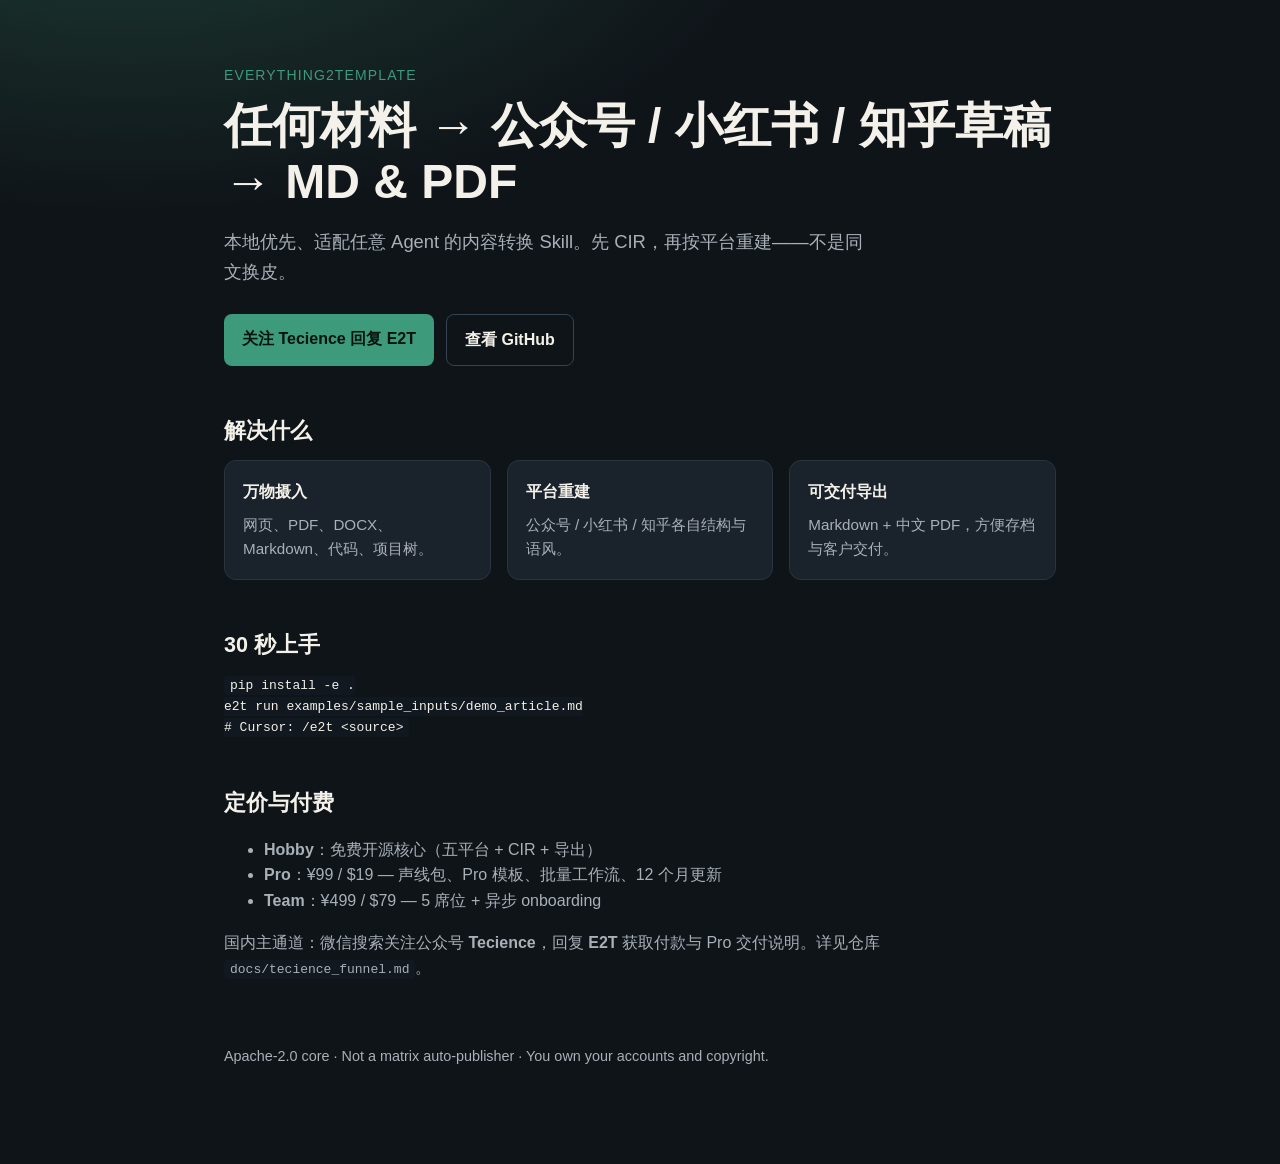
<file: docs/landing.html>
<!DOCTYPE html>
<html lang="zh-CN">
<head>
  <meta charset="utf-8" />
  <meta name="viewport" content="width=device-width, initial-scale=1" />
  <title>Everything2template — 万物转公众号/小红书/知乎</title>
  <style>
    :root {
      --bg: #0f1419;
      --fg: #f4f1ea;
      --muted: #a8b0b8;
      --accent: #3d9a7a;
      --card: #1a222b;
    }
    * { box-sizing: border-box; }
    body {
      margin: 0;
      font-family: "Segoe UI", "PingFang SC", "Microsoft YaHei", sans-serif;
      background: radial-gradient(1200px 600px at 10% -10%, #1d3b32 0%, var(--bg) 55%);
      color: var(--fg);
      line-height: 1.6;
    }
    main { max-width: 880px; margin: 0 auto; padding: 64px 24px 96px; }
    .brand { font-size: 14px; letter-spacing: 0.08em; text-transform: uppercase; color: var(--accent); }
    h1 { font-size: clamp(2rem, 5vw, 3rem); line-height: 1.15; margin: 12px 0 16px; }
    .lead { font-size: 1.15rem; color: var(--muted); max-width: 40rem; }
    .cta { display: flex; flex-wrap: wrap; gap: 12px; margin: 28px 0 48px; }
    a.btn {
      display: inline-block; padding: 12px 18px; border-radius: 8px;
      text-decoration: none; font-weight: 600;
    }
    a.btn-primary { background: var(--accent); color: #04140f; }
    a.btn-ghost { border: 1px solid #345; color: var(--fg); }
    section { margin: 48px 0; }
    h2 { font-size: 1.35rem; margin-bottom: 12px; }
    ul { color: var(--muted); }
    .grid { display: grid; gap: 16px; grid-template-columns: repeat(auto-fit, minmax(220px, 1fr)); }
    .card { background: var(--card); padding: 18px; border-radius: 12px; border: 1px solid #2a3540; }
    .card h3 { margin: 0 0 8px; font-size: 1rem; }
    .card p { margin: 0; color: var(--muted); font-size: 0.95rem; }
    code { background: #11181f; padding: 2px 6px; border-radius: 4px; }
    footer { margin-top: 64px; color: var(--muted); font-size: 0.9rem; }
  </style>
</head>
<body>
  <main>
    <div class="brand">Everything2template</div>
    <h1>任何材料 → 公众号 / 小红书 / 知乎草稿 → MD & PDF</h1>
    <p class="lead">本地优先、适配任意 Agent 的内容转换 Skill。先 CIR，再按平台重建——不是同文换皮。</p>
    <div class="cta">
      <a class="btn btn-primary" href="#pay">关注 Tecience 回复 E2T</a>
      <a class="btn btn-ghost" href="https://github.com/QinHsiu/Everything2template">查看 GitHub</a>
    </div>

    <section>
      <h2>解决什么</h2>
      <div class="grid">
        <div class="card"><h3>万物摄入</h3><p>网页、PDF、DOCX、Markdown、代码、项目树。</p></div>
        <div class="card"><h3>平台重建</h3><p>公众号 / 小红书 / 知乎各自结构与语风。</p></div>
        <div class="card"><h3>可交付导出</h3><p>Markdown + 中文 PDF，方便存档与客户交付。</p></div>
      </div>
    </section>

    <section>
      <h2>30 秒上手</h2>
      <pre><code>pip install -e .
e2t run examples/sample_inputs/demo_article.md
# Cursor: /e2t &lt;source&gt;</code></pre>
    </section>

    <section id="pay">
      <h2>定价与付费</h2>
      <ul>
        <li><strong>Hobby</strong>：免费开源核心（五平台 + CIR + 导出）</li>
        <li><strong>Pro</strong>：¥99 / $19 — 声线包、Pro 模板、批量工作流、12 个月更新</li>
        <li><strong>Team</strong>：¥499 / $79 — 5 席位 + 异步 onboarding</li>
      </ul>
      <p style="color:var(--muted)">国内主通道：微信搜索关注公众号 <strong>Tecience</strong>，回复 <strong>E2T</strong> 获取付款与 Pro 交付说明。详见仓库 <code>docs/tecience_funnel.md</code>。</p>
    </section>

    <footer>
      Apache-2.0 core · Not a matrix auto-publisher · You own your accounts and copyright.
    </footer>
  </main>
</body>
</html>
</file>
